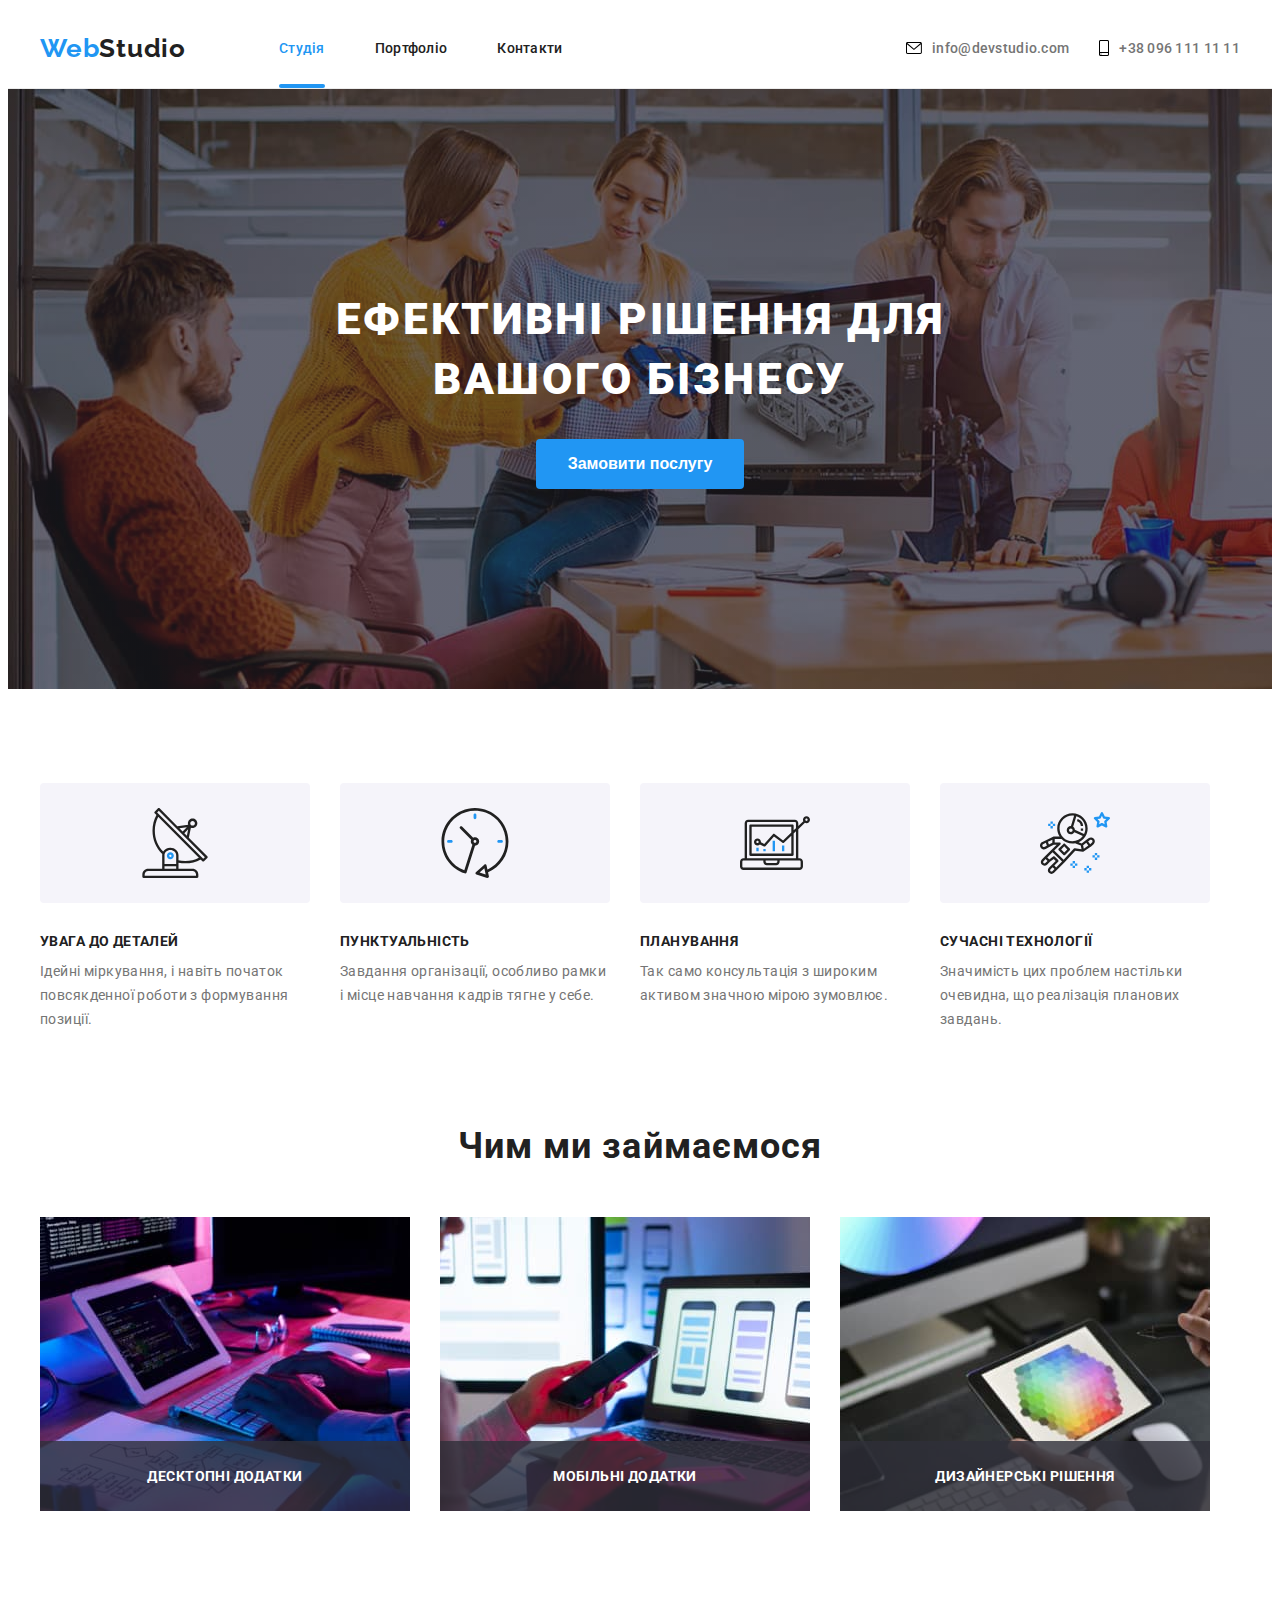
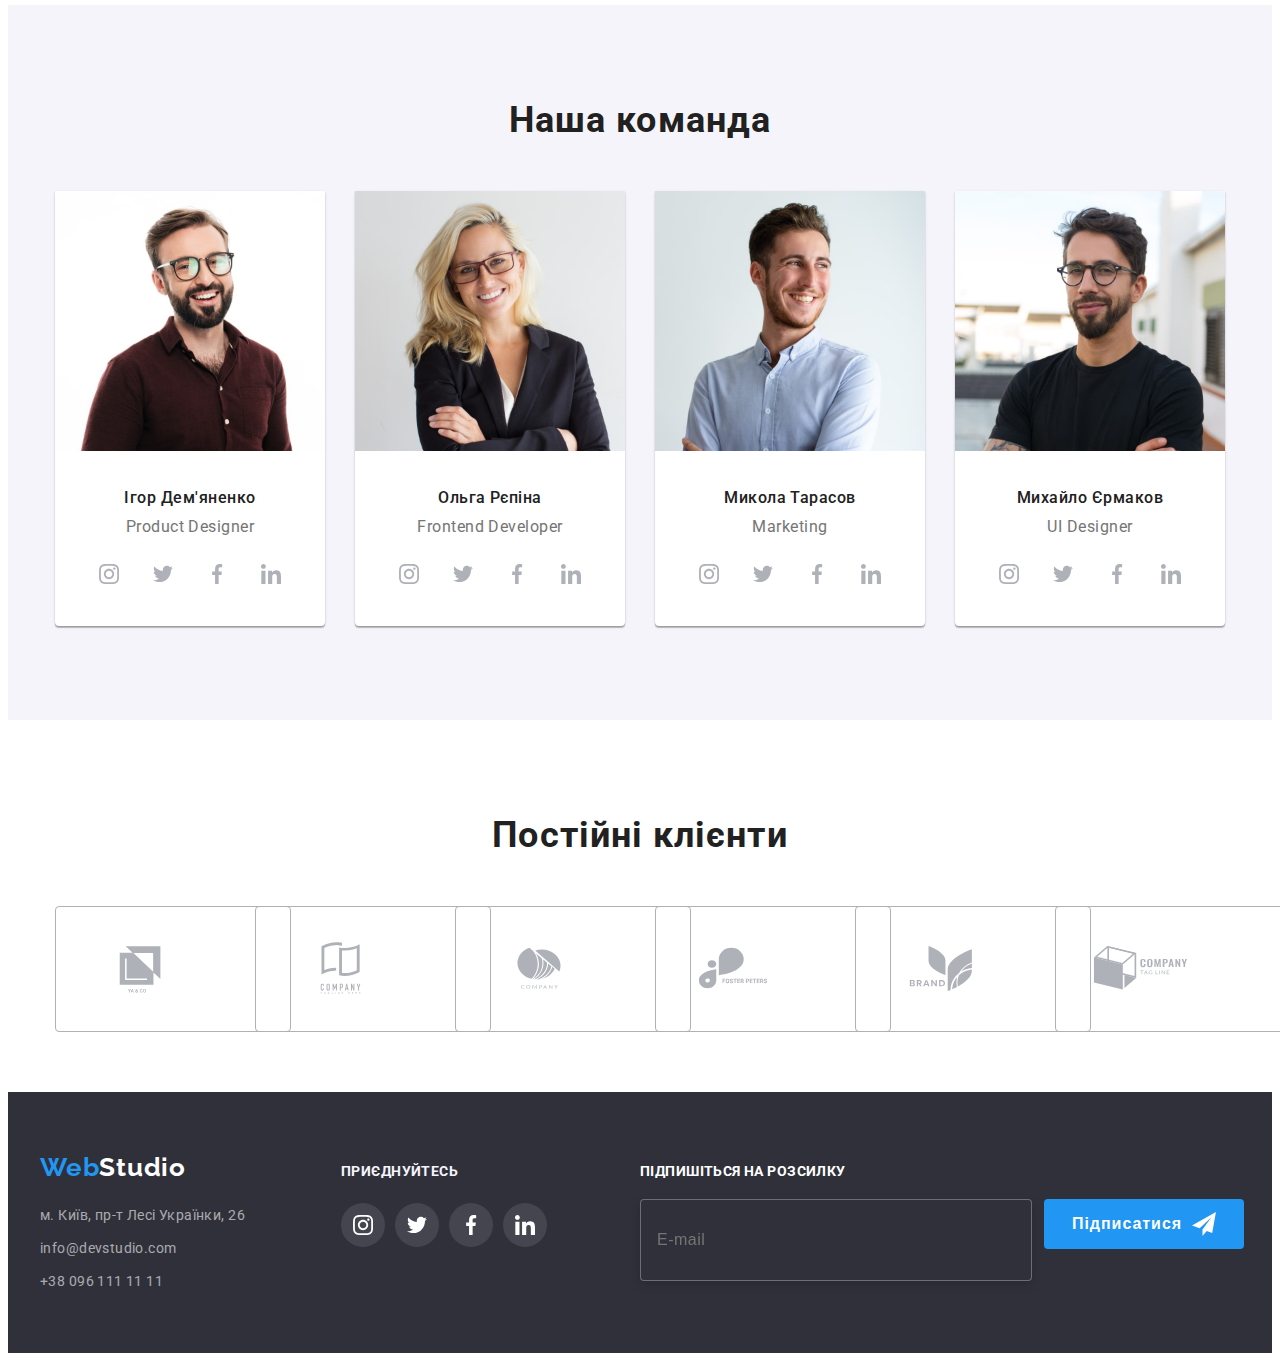
<file: index.html>
<!DOCTYPE html>
<html lang="uk">
<head>
    <meta charset="UTF-8">
    <meta http-equiv="X-UA-Compatible" content="IE=edge">
    <meta name="viewport" content="width=device-width, initial-scale=1.0">
    <title>WebStudio</title>
    <link rel="preconnect" href="https://fonts.googleapis.com">
    <link rel="preconnect" href="https://fonts.gstatic.com" crossorigin>
    <link href="https://fonts.googleapis.com/css2?family=Raleway:wght@700&family=Roboto:wght@400;500;700;900&display=swap" rel="stylesheet">
    <link rel="stylesheet" href="https://cdnjs.cloudflare.com/ajax/libs/modern-normalize/1.1.0/modern-normalize.min.css" integrity="sha512-wpPYUAdjBVSE4KJnH1VR1HeZfpl1ub8YT/NKx4PuQ5NmX2tKuGu6U/JRp5y+Y8XG2tV+wKQpNHVUX03MfMFn9Q==" crossorigin="anonymous" referrerpolicy="no-referrer" />
    <!-- <link rel="stylesheet" href="./css/style.css"> -->
    <link rel="stylesheet" href="./css/main.min.css">
</head>
<body>
    <!--Шапка-->
    <header class="header">
        <div class="container main-navigation">   
            <a href="./index.html" class="logo"> <span class="logo-web">Web</span>Studio</a>
            <!--Навігація по сайті-->
            <nav class="navigation">
                <ul class="navigation__list">
                    <li class="navigation__item">
                       <a href="./index.html" class="header-link  effect current">Студія</a> 
                    </li>
                    <li class="navigation__item">
                        <a href="./portfolio.html" class="header-link after effect  ">Портфоліо</a>
                    </li>
                    <li class="navigation__item">
                        <a href="" class="header-link effect after ">Контакти</a>
                    </li>
                </ul>
            </nav>
            <!--Контакти-->
            <ul class="authentication">
                <li class="authentication__item">
                    <a href="mailto:info@devstudio.com" class="header-link"><svg width="16" height="12" class="authentication__icon">
                        <use href="./images/icons.svg#icon-letter"></use>
                     </svg>info@devstudio.com</a>
                </li>
                <li class="authentication__item">
                    <a href="tel:+380961111111" class="header-link"><svg width="10" height="16" class="authentication__icon">
                        <use href="./images/icons.svg#icon-tel"></use>
                     </svg>+38 096 111 11 11</a>
                </li>
            </ul>
        </div>
        </header>
        <!--Герой-->
    
        <section class="section hero">
            <h1 class="hero__title">Ефективні рішення для вашого бізнесу</h1>
            <button type="button" class="hero__button" data-modal-open>Замовити послугу</button>
        </section>


    <section class="section">
        <div class="container">
            <!--Наші переваги-->
            <h2 class="visually-hidden">Наші переваги</h2>
            <ul class="benefits">         
                <li class="benefits__item">
                    <div class="privileges-item">
                    <svg width="70" height="70" class="benefits__icons" >
                        <use class="our" href="./images/icons.svg#icon-antenna"></use>
                    </svg>
                    </div>
                    <h3 class="benefits__title">УВАГА ДО ДЕТАЛЕЙ</h3>
                    <p class="benefits__paragraph">Ідейні міркування, і навіть початок  повсякденної роботи з формування позиції.</p>
                </li>               
                <li class="benefits__item">
                    <div class="privileges-item">
                    <svg width="70" height="70" class="benefits__icons" >
                        <use href="./images/icons.svg#icon-clock"></use>
                    </svg>
                    </div>
                    <h3 class="benefits__title">ПУНКТУАЛЬНІСТЬ</h3>
                    <p class="benefits__paragraph">Завдання організації, особливо рамки і місце навчання кадрів тягне у себе.</p>
                </li>
                <li class="benefits__item">
                    <div class="privileges-item">
                    <svg width="70" height="70" class="benefits__icons">
                        <use href="./images/icons.svg#icon-diagram"></use>
                    </svg>
                    </div>
                    <h3 class="benefits__title">ПЛАНУВАННЯ</h3>
                    <p class="benefits__paragraph">Так само консультація з широким активом значною мірою зумовлює.</p>
                </li>
                <li class="benefits__item">
                    <div class="privileges-item">
                    <svg width="70" height="70" class="benefits__icons">
                        <use href="./images/icons.svg#icon-astronaut"></use>
                    </svg>
                    </div>
                    <h3 class="benefits__title">СУЧАСНІ ТЕХНОЛОГІЇ</h3>
                    <p class="benefits__paragraph">Значимість цих проблем настільки очевидна, що реалізація планових завдань.</p>
                </li>
            </ul>
        </div>
    </section>
        <!--Чим ми займаємося-->
    <section class="section nopadding">
        <div class="container">
            <h2 class="title">Чим ми займаємося</h2>
            <ul class="list-work">
                <li class="item-do">
                    <div class="item-div-img">
                        <img  class="img-item" src="./images/img.jpg" width="370" height="294" alt="Верстка">
                    </div>
                    <div class="item-p">
                        <p class="paragraph-item">Десктопні додатки</p>
                    </div>
                </li>
                <li class="item-do">
                    <div class="item-div-img">
                        <img  class="img-item" src="./images/img2.jpg" width="370" height="294" alt="Дизайн">
                    </div>
                    <div class="item-p">
                        <p class="paragraph-item">Мобільні додатки</p>
                    </div>
                </li>
                <li class="item-do">
                    <div class="item-div-img">
                        <img  class="img-item" src="./images/img3.jpg" width="370" height="294" alt="Оформлення">
                    </div>
                    <div class="item-p">
                        <p class="paragraph-item">Дизайнерські рішення</p>
                    </div>
                </li>
            </ul>
        </div>
    </section>
        <!--Наша команда-->
    <section class="section section-team">
        <div class="container">
            <h2 class="title">Наша команда</h2>
            <ul class="team">
                <li class="team__list">
                    <img class="team__picks" src="./images/igor.jpg" width="270" height="260" alt="Ігор Дем'яненко">
                    <h3 class="team__title">Ігор Дем'яненко</h3>
                    <p class="team__paragraph">Product Designer</p>
                    <ul class="team-social position">
                        <li class="team-social__item">
                            <a href="#" class="team-social__link link">
                                <svg width="20" height="20" class="team-social__icon">
                                <use href="./images/icons.svg#icon-instagram"></use>
                                </svg>
                            </a>
                        </li>
                        <li class="team-social__item">
                            <a href="#" class="team-social__link link">
                                <svg  width="20" height="20" class="team-social__icon">
                                <use href="./images/icons.svg#icon-twitter-1"></use>
                                </svg>
                            </a>
                        </li>
                        <li class="team-social__item">
                            <a href="#" class="team-social__link link">
                                <svg  width="20" height="20" class="team-social__icon">
                                <use href="./images/icons.svg#icon-facebook"></use>
                                </svg>
                            </a>
                        </li>
                        <li class="team-social__item">
                            <a href="#" class="team-social__link link">
                                <svg width="20" height="20" class="team-social__icon">
                                <use href="./images/icons.svg#icon-linkedin"></use>
                                </svg>
                            </a>
                        </li>
                    </ul>
                </li>
                <li class="team__list">
                    <img class="team__picks" src="./images/olga.jpg" width="270" height="260" alt="Ольга Рєпіна">
                    <h3 class="team__title">Ольга Рєпіна</h3>
                    <p class="team__paragraph">Frontend Developer</p>
                    <ul class="team-social position">
                        <li class="team-social__item">
                            <a href="#" class="team-social__link link">
                            <svg width="20" height="20" class="team-social__icon">
                            <use href="./images/icons.svg#icon-instagram"></use>
                            </svg>
                            </a>
                        </li>
                        <li class="team-social__item">
                            <a href="#" class="team-social__link link">
                                <svg  width="20" height="20" class="team-social__icon">
                                <use href="./images/icons.svg#icon-twitter-1"></use>
                                </svg>
                            </a>
                        </li>
                        <li class="team-social__item">
                            <a href="#" class="team-social__link link">
                                <svg  width="20" height="20" class="team-social__icon">
                                <use href="./images/icons.svg#icon-facebook"></use>
                                </svg>
                            </a>
                        </li>
                        <li class="team-social__item">
                            <a href="#" class="team-social__link link">
                                <svg width="20" height="20" class="team-social__icon">
                                <use href="./images/icons.svg#icon-linkedin"></use>
                                </svg>
                            </a>
                        </li>
                    </ul>
                </li>
                <li class="team__list">
                    <img class="team__picks" src="./images/mykola.jpg" width="270" height="260" alt="Микола Тарасов">
                    <h3 class="team__title">Микола Тарасов</h3>
                    <p class="team__paragraph">Marketing</p>
                    <ul class="team-social position">
                        
                        <li class="team-social__item">
                            <a href="#" class="team-social__link link">
                                <svg width="20" height="20" class="team-social__icon">
                                <use href="./images/icons.svg#icon-instagram"></use>
                                </svg>
                                </a>
                        </li>
                        <li class="team-social__item">
                            <a href="#" class="team-social__link link">
                                <svg  width="20" height="20" class="team-social__icon">
                                <use href="./images/icons.svg#icon-twitter-1"></use>
                                </svg>
                            </a>
                        </li>
                        <li class="team-social__item">
                            <a href="#" class="team-social__link link">
                                <svg  width="20" height="20" class="team-social__icon">
                                <use href="./images/icons.svg#icon-facebook"></use>
                                </svg>
                            </a>
                        </li>
                        <li class="team-social__item">
                            <a href="#" class="team-social__link link">
                                <svg width="20" height="20" class="team-social__icon">
                                <use href="./images/icons.svg#icon-linkedin"></use>
                                </svg>
                            </a>
                        </li>
                    </ul>
                </li>
                <li class="team__list">
                    <img class="team__picks" src="./images/mykhailo.jpg" width="270" height="260" alt="Михайло Єрмаков">
                    <h3 class="team__title">Михайло Єрмаков</h3>
                    <p class="team__paragraph">UI Designer</p>
                    <ul class="team-social position">
                        
                        <li class="team-social__item">
                            <a href="#" class="team-social__link link">
                                <svg width="20" height="20" class="team-social__icon">
                                <use href="./images/icons.svg#icon-instagram"></use>
                                </svg>
                                </a>
                        </li>
                        <li class="team-social__item">
                            <a href="#" class="team-social__link link">
                                <svg  width="20" height="20" class="team-social__icon">
                                <use href="./images/icons.svg#icon-twitter-1"></use>
                                </svg>
                            </a>
                        </li>
                        <li class="team-social__item">
                            <a href="#" class="team-social__link link">
                                <svg  width="20" height="20" class="team-social__icon">
                                <use href="./images/icons.svg#icon-facebook"></use>
                                </svg>
                            </a>
                        </li>
                        <li class="team-social__item">
                            <a href="#" class="team-social__link link">
                                <svg width="20" height="20" class="team-social__icon">
                                <use href="./images/icons.svg#icon-linkedin"></use>
                                </svg>
                            </a>
                        </li>
                    </ul>
                </li>
            </ul>
        </div>
    </section>
    <!--Постійні клієнти-->
    <section class="section">
        <div class="container">
        <h2 class="title">Постійні клієнти</h2>
            <ul class="client">
                <li class="client__item ">
                 <a class="client__link" href="#">
                    <svg class="client__icon" >
                        <use href="./images/icons.svg#icon-Logo1n"></use>
                    </svg>
                 </a>
                </li>
                <li class="client__item">
                    <a class="client__link" href="#">
                        <svg class="client__icon" >
                            <use href="./images/icons.svg#icon-Logo-2"></use>
                        </svg>
                     </a>                
                </li>
                <li class="client__item">
                    <a class="client__link" href="#">
                        <svg class="client__icon" >
                            <use href="./images/icons.svg#icon-Logo-3"></use>
                        </svg>
                     </a>    
                <li class="client__item">
                    <a class="client__link" href="#">
                        <svg class="client__icon">
                            <use href="./images/icons.svg#icon-Logo4"></use>
                        </svg>
                     </a>      
                </li>
                <li class="client__item">
                    <a class="client__link" href="#">
                        <svg class="client__icon" >
                            <use href="./images/icons.svg#icon-Logo-5"></use>
                        </svg>
                     </a>      
                </li>
                <li class="client__item">
                    <a class="client__link" href="#">
                        <svg class="client__icon" >
                            <use href="./images/icons.svg#icon-Logo-6"></use>
                        </svg>
                     </a>      
                </li>
            </ul>
        </div>
    </section>
</main>
    <!--Підвал-->
    <footer class="footer">
        <div class="container footer-item">
        <div class="adress-div">
            <a href="./index.html" class="logo__footer"><span class="logo-web">Web</span>Studio</a>
            <address class="address">
                <ul class="address__list">
                    <li>
                        <a href="https://goo.gl/maps/zZceFbnyoAsrNm7R6" class="address__items" rel="noreferrer noopener" target="_blank">м. Київ, пр-т Лесі Українки, 26</a>
                    </li>
                    <li>
                        <a href="mailto:info@devstudio.com" class="address__items">info@devstudio.com</a>
                    </li>
                    <li>
                        <a href="tel:+380961111111" class="address__items">+38 096 111 11 11</a>
                    </li>
                </ul>
            </address>
        </div>
            <div class="footer-social">
                <p class="footer-social__paragraph">приєднуйтесь</p>
                <ul class="footer-social__list">
                    <li class="footer-social__item">
                        <a class="footer-social__icon" href="#">
                            <svg width="20" height="20">
                                <use href="./images/icons.svg#icon-instagram"></use>
                            </svg>
                        </a>
                    </li>
                    <li class="footer-social__item">
                        <a class="footer-social__icon" href="#">
                            <svg width="20" height="20">
                                <use href="./images/icons.svg#icon-twitter-1"></use>
                            </svg>
                        </a>
                    </li>
                    <li class="footer-social__item">
                        <a class="footer-social__icon" href="#">
                            <svg width="20" height="20">
                                <use href="./images/icons.svg#icon-facebook"></use>
                            </svg>
                        </a>
                    </li>
                    <li class="footer-social__item">
                        <a class="footer-social__icon" href="#">
                            <svg width="20" height="20">
                                <use href="./images/icons.svg#icon-linkedin"></use>
                            </svg>
                        </a>
                    </li>
                </ul>
            </div>
        <div class="footer-input">
            <form action="">
            <p class="footer-input__paragraph">Підпишіться на розсилку</p>
            <div class="combination">
                <input class="input"
                type="email"
                name="mail"
                id="mail"
                placeholder="E-mail">
            <button class="footer-input__button" type="submit">
                <span class="footer-input__span">
                Підписатися
            </span>
            <svg class="footer-input__icon-svg">
                <use href="./images/icons.svg#icon-icon-send"></use>
            </svg>
            </button>
            </div>
            </form>
        </div>
    </div>
        </footer>
        <div class="backdrop is-hidden" data-modal>
                <div class="modal">
                    <form>
                        <div class="form">
                        <p class="form__title">Залиште свої дані, ми вам передзвонимо</p>
                            <div class="form__group">
                            <label class="label" for="name">Ім'я</label>
                            <div class="position-icon">
                            <input class="input-style"
                            type="text"
                            name="name"
                            id="name"
                            required>
                            <svg class="input-style__input-svg">
                                <use href="./images/icons.svg#icon--"></use>
                            </svg>
                            </div>
                            </div>
                            <div class="form__group">
                           <label class="label" for="tel">Телефон</label>
                           <div class="position-icon">
                           <input class="input-style"
                            type="tel"
                            name="tel"
                            id="tel"
                            pattern="[\+]\d{3}\s[\(]\d{2}[\)]\s\d{3}[\-]\d{2}[\-]\d{2}"
                            required>
                            <svg class="input-style__input-svg">
                                <use href="./images/icons.svg#icon-phone-black"></use>
                            </svg>
                            </div> 
                            </div>
                           <div class="form__group">
                           <label class="label" for="email">Пошта</label>
                           <div class="position-icon">
                           <input class="input-style"
                            type="email"
                            name="email"
                            id="email"
                            required>
                            <svg class="input-style__input-svg">
                                <use href="./images/icons.svg#icon-email-black"></use>
                            </svg>
                            </div> 
                           </div>
                           <div class="style-area">
                           <label class="label" for="comment">Коментар</label> 
                           <div><textarea name="comment" class="label__text-area" id="comment" placeholder="Введіть текст"></textarea></div>
                            </div>
                           <div class="checkbox-style">
                           <input class="input-checkbox visually-hidden"
                            type="checkbox"
                            name="politic"
                            id="politic">
                           <label class="input-checkbox__label" for="politic">Погоджуюся з розсилкою та приймаю <a class="linc-conditions" href="">Умови договору</a></label> 
                           </div>
                           <button class="form__button" type="submit">Відправити</button>
                        </div>
                    </form>
                    <button type="button" class="button-close" data-modal-close>
                        <svg class="button-close__icon" >
                            <use href="./images/icons.svg#icon-char"></use>
                        </svg>
                        </button>
                </div>
            </div> 
            
            <script src="./js/modal.js"></script> 
</body>
</html>
</file>
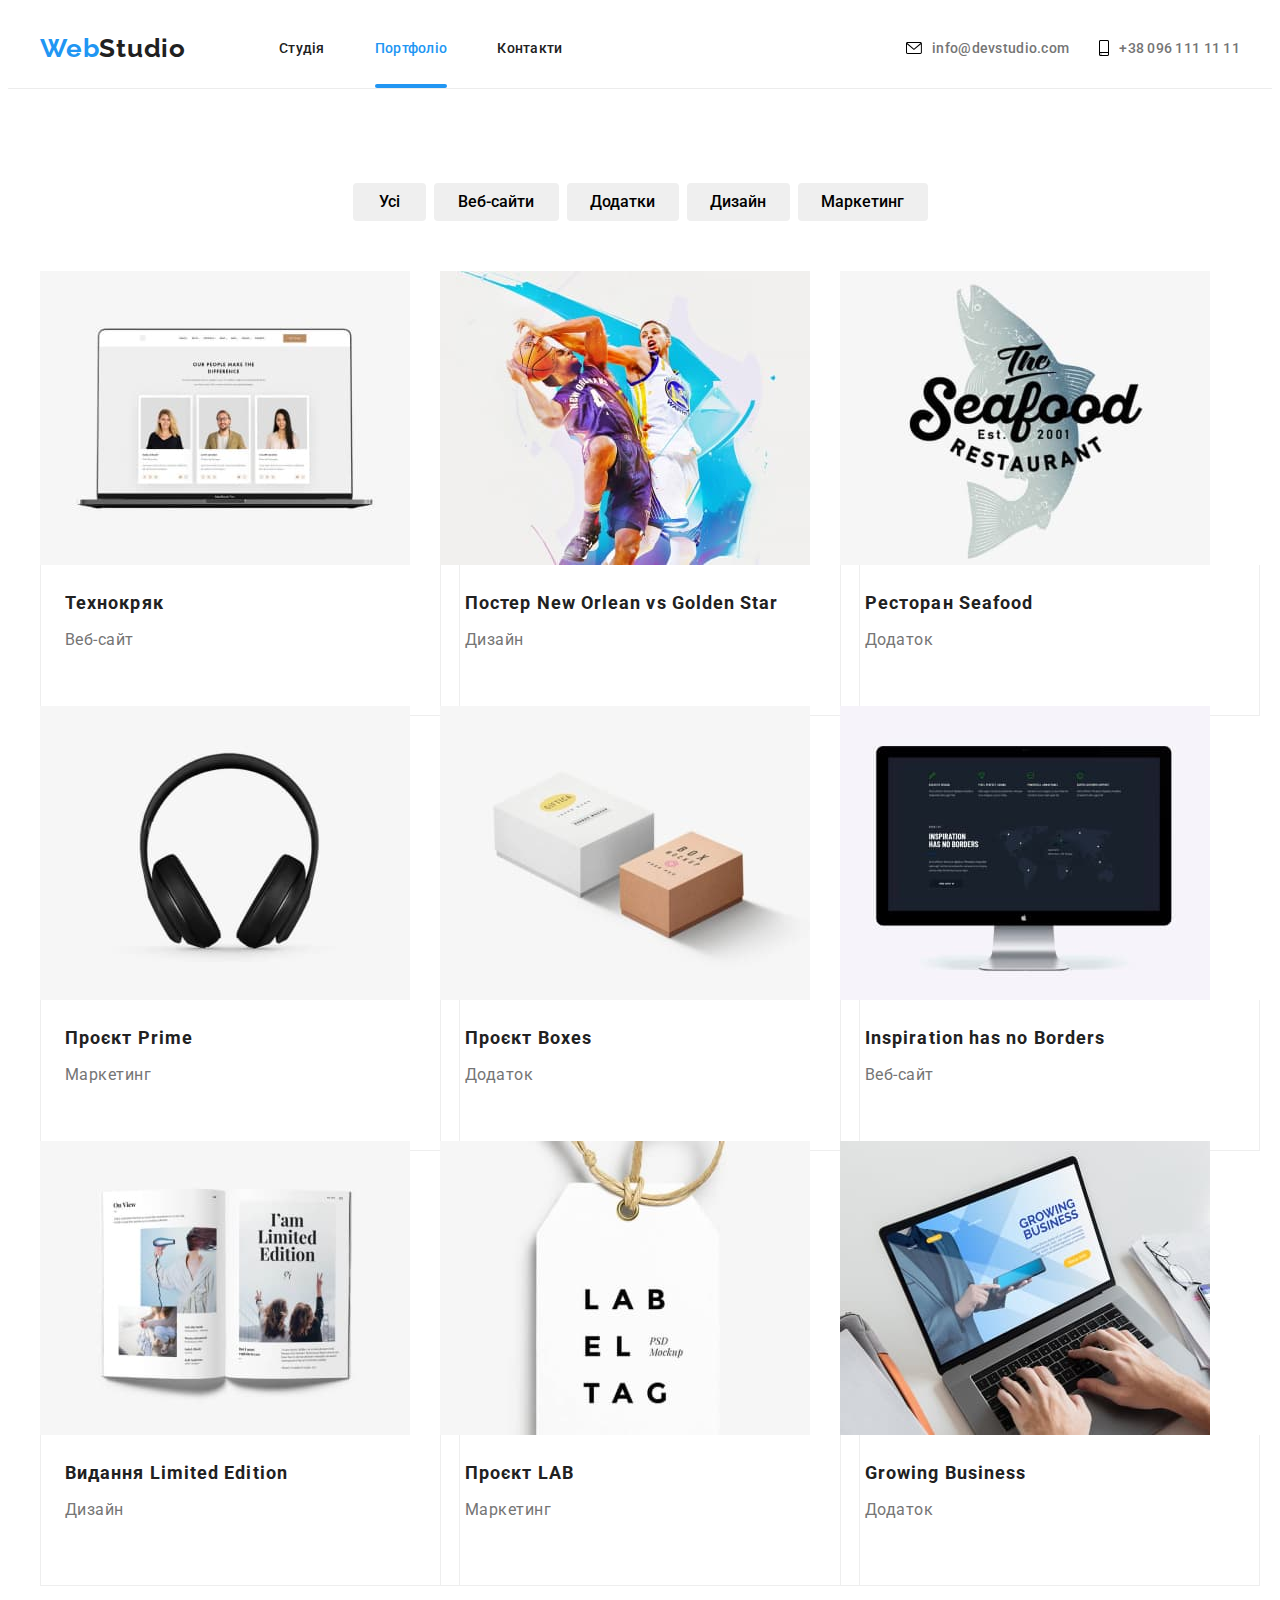
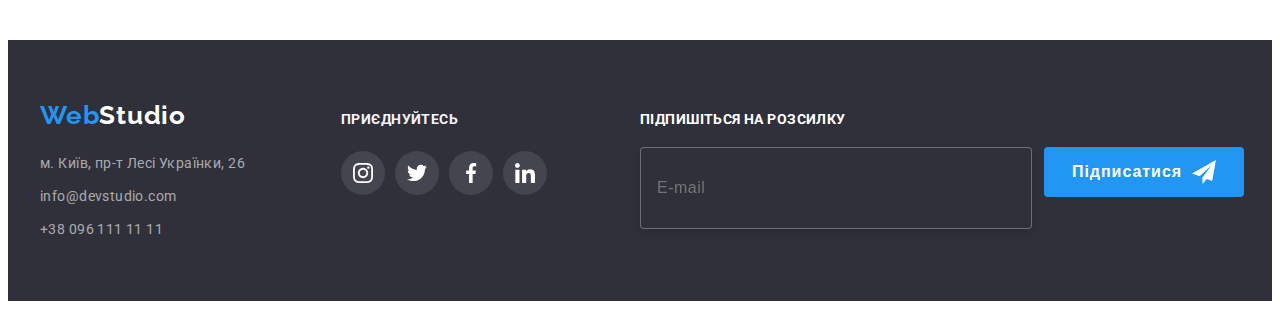
<file: portfolio.html>
<!DOCTYPE html>
<html lang="uk">
<head>
    <meta charset="UTF-8">
    <meta http-equiv="X-UA-Compatible" content="IE=edge">
    <meta name="viewport" content="width=device-width, initial-scale=1.0">
    <title>WebStudio</title>
    <link rel="preconnect" href="https://fonts.googleapis.com">
    <link rel="preconnect" href="https://fonts.gstatic.com" crossorigin>
    <link href="https://fonts.googleapis.com/css2?family=Raleway:wght@700&family=Roboto:wght@400;500;700;900&display=swap" rel="stylesheet">
    <link rel="stylesheet" href="https://cdnjs.cloudflare.com/ajax/libs/modern-normalize/1.1.0/modern-normalize.min.css" integrity="sha512-wpPYUAdjBVSE4KJnH1VR1HeZfpl1ub8YT/NKx4PuQ5NmX2tKuGu6U/JRp5y+Y8XG2tV+wKQpNHVUX03MfMFn9Q==" crossorigin="anonymous" referrerpolicy="no-referrer" />
    <!-- <link rel="stylesheet" href="./css/style.css" > -->
    <link rel="stylesheet" href="./css/main.min.css">
</head>
<body>
        <!--Шапка-->
        <header class="header">
            <div class="container main-navigation">   
                <a href="./index.html" class="logo"> <span class="logo-web">Web</span>Studio</a>
                <!--Навігація по сайті-->
                <nav class="navigation">
                    <ul class="navigation__list">
                        <li class="navigation__item">
                           <a href="./index.html" class="header-link after effect ">Студія</a> 
                        </li>
                        <li class="navigation__item">
                            <a href="./portfolio.html" class="header-link  effect current ">Портфоліо</a>
                        </li>
                        <li class="navigation__item">
                            <a href="" class="header-link effect after ">Контакти</a>
                        </li>
                    </ul>
                </nav>
                <!--Контакти-->
                <ul class="authentication">
                    <li class="authentication__item">
                        <a href="mailto:info@devstudio.com" class="header-link"><svg width="16" height="12" class="authentication__icon">
                            <use href="./images/icons.svg#icon-letter"></use>
                         </svg>info@devstudio.com</a>
                    </li>
                    <li class="authentication__item">
                        <a href="tel:+380961111111" class="header-link"><svg width="10" height="16" class="authentication__icon">
                            <use href="./images/icons.svg#icon-tel"></use>
                         </svg>+38 096 111 11 11</a>
                    </li>
                </ul>
            </div>
            </header>
    
    <main>  
        <!--Кнопки фільтру-->
        
    <section class="section">
            <div class="container">  
            <h1 class="visually-hidden">Навігація фільтром сайту</h1>
            <ul class="buttons">
                <li class="buttons__item"> 
                    <button class="button button-all" type="button">Усі</button> 
                </li>
                <li class="buttons__item">
                    <button class="button button-web" type="button">Веб-сайти</button>
                </li>
                <li class="buttons__item">
                    <button class="button button-adds" type="button">Додатки</button>
                </li>
                <li class="buttons__item">
                    <button class="button button-dysain" type="button">Дизайн</button>
                </li>
                <li class="buttons__item">
                    <button class="button button-market" type="button">Маркетинг</button>
                </li>
            </ul>   
            <ul class="portfolio">
                <li class="portfolio__list">
                <a href="" class="portfolio__link">
                    <div class="portfolio-overlay">
                    <img src="./images/techno.jpg" class="portfolio__image" width="370" height="294" alt="Зображення Ноутбук">
                    <p class="portfolio-overlay__paragraph">
                        Ресурс пропонує комплексні
                        пропозиції з різним рівнем
                        функціоналу та сервісів.
                        Все це дозволить відвідувачу
                        отримати вичерпні відомості
                         про компанію чи приватну особу.
                    </p>
                    </div>
                    <div class="cards">
                        <h2 class="cards__title">Технокряк</h2>
                        <p class="cards__paragraph">Веб-сайт</p>
                    </div>
                </a>
                </li>
                <li class="portfolio__list">
                <a href="" class="portfolio__link">
                    <div class="portfolio-overlay">
                    <img src="./images/new-orlean.jpg" class="portfolio__image" width="370" height="294" alt="Пострер з баскетболістами">
                    <p class="portfolio-overlay__paragraph">
                        Ресурс пропонує комплексні
                        пропозиції з різним рівнем
                        функціоналу та сервісів.
                        Все це дозволить відвідувачу
                        отримати вичерпні відомості
                         про компанію чи приватну особу.
                    </p>
                    </div>
                    <div class="cards">   
                        <h2 class="cards__title">Постер New Orlean vs Golden Star</h2>
                        <p class="cards__paragraph">Дизайн</p>
                    </div>
                </a>    
                </li>
                <li class="portfolio__list">
                <a href="#" class="portfolio__link">
                    <div class="portfolio-overlay">
                    <img src="./images/restoran.jpg" class="portfolio__image" width="370" height="294" alt="Постер ресторану">
                    <p class="portfolio-overlay__paragraph">
                        Ресурс пропонує комплексні
                        пропозиції з різним рівнем
                        функціоналу та сервісів.
                        Все це дозволить відвідувачу
                        отримати вичерпні відомості
                         про компанію чи приватну особу.
                    </p>
                    </div>
                    <div class="cards">    
                        <h2 class="cards__title">Ресторан Seafood</h2>
                        <p class="cards__paragraph">Додаток</p>
                    </div> 
                </a>   
                </li>
                <li class="portfolio__list">
                <a href="" class="portfolio__link">
                    <div class="portfolio-overlay">
                    <img src="./images/prime.jpg" class="portfolio__image" width="370" height="294" alt="Зображення навушники">
                    <p class="portfolio-overlay__paragraph">
                        Ресурс пропонує комплексні
                        пропозиції з різним рівнем
                        функціоналу та сервісів.
                        Все це дозволить відвідувачу
                        отримати вичерпні відомості
                         про компанію чи приватну особу.
                    </p>
                    </div>
                    <div class="cards">   
                        <h2 class="cards__title">Проєкт Prime</h2>
                        <p class="cards__paragraph">Маркетинг</p>
                    </div>
                </a>
                </li>
                <li class="portfolio__list">
                <a href="" class="portfolio__link">
                    <div class="portfolio-overlay">
                    <img src="./images/boxes.jpg" class="portfolio__image" width="370" height="294" alt="Зображення дві коробки ">
                    <p class="portfolio-overlay__paragraph">
                        Ресурс пропонує комплексні
                        пропозиції з різним рівнем
                        функціоналу та сервісів.
                        Все це дозволить відвідувачу
                        отримати вичерпні відомості
                         про компанію чи приватну особу.
                    </p>
                    </div>
                    <div class="cards">   
                        <h2 class="cards__title">Проєкт Boxes</h2>
                        <p class="cards__paragraph">Додаток</p>
                    </div>
                </a>
                </li>
                <li class="portfolio__list">
                <a href="" class="portfolio__link">
                    <div class="portfolio-overlay">
                    <img src="./images/inspiration.jpg" class="portfolio__image" width="370" height="294" alt="Зображення монітор">
                    <p class="portfolio-overlay__paragraph">
                        Ресурс пропонує комплексні
                        пропозиції з різним рівнем
                        функціоналу та сервісів.
                        Все це дозволить відвідувачу
                        отримати вичерпні відомості
                         про компанію чи приватну особу.
                    </p>
                    </div>
                    <div class="cards">    
                        <h2 class="cards__title">Inspiration has no Borders</h2>
                        <p class="cards__paragraph">Веб-сайт</p>
                    </div>
                </a>
                </li>
                <li class="portfolio__list">
                <a href="" class="portfolio__link">
                    <div class="portfolio-overlay">
                    <img src="./images/limited.jpg" class="portfolio__image" width="370" height="294" alt="Зображення відкрита книга">
                    <p class="portfolio-overlay__paragraph">
                        Ресурс пропонує комплексні
                        пропозиції з різним рівнем
                        функціоналу та сервісів.
                        Все це дозволить відвідувачу
                        отримати вичерпні відомості
                         про компанію чи приватну особу.
                    </p>
                    </div>
                    <div class="cards">    
                        <h2 class="cards__title">Видання Limited Edition</h2>
                        <p class="cards__paragraph">Дизайн</p>
                    </div>
                </a>
                </li>
                <li class="portfolio__list">
                <a href="" class="portfolio__link">
                    <div class="portfolio-overlay">
                    <img src="./images/lab.jpg" class="portfolio__image" width="370" height="294" alt="Зображення лейба">
                    <p class="portfolio-overlay__paragraph">
                        Ресурс пропонує комплексні
                        пропозиції з різним рівнем
                        функціоналу та сервісів.
                        Все це дозволить відвідувачу
                        отримати вичерпні відомості
                         про компанію чи приватну особу.
                    </p>
                    </div>
                    <div class="cards">    
                        <h2 class="cards__title">Проєкт LAB</h2>
                        <p class="cards__paragraph">Маркетинг</p>
                    </div>
                </a>
                </li>
                <li class="portfolio__list">
                <a href="" class="portfolio__link">
                    <div class="portfolio-overlay">
                    <img src="./images/growing.jpg" class="portfolio__image" width="370" height="294" alt="Зображення робота за на ноутбуці">
                    <p class="portfolio-overlay__paragraph">
                        Ресурс пропонує комплексні
                        пропозиції з різним рівнем
                        функціоналу та сервісів.
                        Все це дозволить відвідувачу
                        отримати вичерпні відомості
                         про компанію чи приватну особу.
                    </p>
                    </div>
                    <div class="cards">    
                        <h2 class="cards__title">Growing Business</h2>
                        <p class="cards__paragraph">Додаток</p>
                    </div>
                </a>
                </li>
            </ul>
        </div>
    </section>
    </main>
    
        <!--Підвал-->
        <footer class="footer">
            <div class="container footer-item">
            <div class="adress-div">
                <a href="./index.html" class="logo__footer"><span class="logo-web">Web</span>Studio</a>
                <address class="address">
                    <ul class="address__list">
                        <li>
                            <a href="https://goo.gl/maps/zZceFbnyoAsrNm7R6" class="address__items" rel="noreferrer noopener" target="_blank">м. Київ, пр-т Лесі Українки, 26</a>
                        </li>
                        <li>
                            <a href="mailto:info@devstudio.com" class="address__items">info@devstudio.com</a>
                        </li>
                        <li>
                            <a href="tel:+380961111111" class="address__items">+38 096 111 11 11</a>
                        </li>
                    </ul>
                </address>
            </div>
                <div class="footer-social">
                    <p class="footer-social__paragraph">приєднуйтесь</p>
                    <ul class="footer-social__list">
                        <li class="footer-social__item">
                            <a class="footer-social__icon" href="#">
                                <svg width="20" height="20">
                                    <use href="./images/icons.svg#icon-instagram"></use>
                                </svg>
                            </a>
                        </li>
                        <li class="footer-social__item">
                            <a class="footer-social__icon" href="#">
                                <svg width="20" height="20">
                                    <use href="./images/icons.svg#icon-twitter-1"></use>
                                </svg>
                            </a>
                        </li>
                        <li class="footer-social__item">
                            <a class="footer-social__icon" href="#">
                                <svg width="20" height="20">
                                    <use href="./images/icons.svg#icon-facebook"></use>
                                </svg>
                            </a>
                        </li>
                        <li class="footer-social__item">
                            <a class="footer-social__icon" href="#">
                                <svg width="20" height="20">
                                    <use href="./images/icons.svg#icon-linkedin"></use>
                                </svg>
                            </a>
                        </li>
                    </ul>
                </div>
            <div class="footer-input">
                <form action="">
                    <p class="footer-input__paragraph">Підпишіться на розсилку</p>
                    <div class="combination">
                        <input class="input"
                        type="email"
                        name="mail"
                        id="mail"
                        placeholder="E-mail">
                    <button class="footer-input__button" type="submit">
                        <span class="footer-input__span">
                        Підписатися
                    </span>
                    <svg class="footer-input__icon-svg">
                        <use href="./images/icons.svg#icon-icon-send"></use>
                    </svg>
                    </button>
                    </div>
                    </form>
            </div>
        </div>
            </footer>
    </body>
</html>
</file>
<file: css/style.css>
:root {
    --primary-text-color: #212121;
    --acent-color: #2196F3;
    --secondary-texy-color:#757575;
    --primary-fon-color: #ffffff;
    --secondary-fon-col: #F5F4FA;
    --darc-fon-color:#2F303A;
    --adres-color:rgba(255, 255, 255, 0.6);
    --work-fon-color:#F5F5F5;
    --header-border-color:#ECECEC;
    --color-cards-border: #EEEEEE;
    --background-color-hero: #C4C4C4;
    --border-clients-color: #AFB1B8;
    --bacjground-color-footer-lincs: rgba(255, 255, 255, 0.1);
    --primery-icon-color:#AFB1B8;
    --background-color-img: rgba(47, 48, 58, 0.8);
    --background-color-img-overley:rgba(33, 150, 243, 0.9);
    --background-color-modal-window: rgba(0, 0, 0, 0.2);
    --primary-cubic-bezir: cubic-bezier(0.4, 0, 0.2, 1);  
    --primary-padding-bottom: 10px;
    
    

}
/* Палітра кольорів сайту */
/* Колір header : #FFFFFF; */
/* Колір секції наші переваги, і footer :  #2F303A */
/* Колір секцій наші переваги, чим ми займаємося :  #F5F5F5; */
/* Колір секції Наша команда : #F5F4FA */
/* Акцент: #2196F3; */
/* колір тексту: #2196F3; */
/* колір другорядного тексту: #757575; */


/* ------------index.html------------*/

body {
    font-family: 'Roboto', 'sans-serif';
    color: var(--primary-text-color);
    background-color:var(--primary-fon-color);
    font-weight: 400;
    font-size: 14px;
    line-height: 1.7;
    letter-spacing: 0.03em;
}

h1, h2, h3, h4, h5, h6, p {
    margin: 0;
    
}

.site-nav,
.auth-nav,
.list-benefits,
.team-list,
.buttons-filter,
.photos-list,
.list-work,
.site-nav-footer,
.list-client,
.footer-list
{
    list-style: none;
}
ul {
    padding: 0;
    margin: 0;
   

}
.section {
    padding-top: 94px;
    padding-bottom:  94px;
}


/* ------------Шапка------------*/
header .auth-nav {
    display: flex;
}

.head-top  {
    background-color: var(--primary-fon-color);
    border-bottom: 1px solid var(--header-border-color);
    
}


.logo {
    font-family: 'Raleway', 'sans-serif';
    font-weight: 700;
    font-size: 26px;
    line-height: 1.2;
    text-decoration: none;
    color: var(--primary-text-color); 
    margin-right: 93px;   
}
.logo-web {
    color: var(--acent-color)
}



/* ------------Навігація по сайті------------*/


.main-nav {
    display: flex;
    align-items: center;
}

.site-nav {
    color: var(--primary-text-color);
    display: flex;      
}

.nav {
    margin-right: auto;
}

.site-nav .item-nav:not(:last-child) {
    margin-right: 50px;
}

.site-nav .header-link,
.site-nav {
    color: var(--primary-text-color);   
   
}

.site-nav .header-link:hover,
.site-nav .header-link:focus {
    color: var(--acent-color);
}

.header-link:active {
    color: var(--acent-color);
}
.header-link {
    display: block;
    padding-top: 32px;
    padding-bottom: 32px;
    font-weight: 500;
    font-size: 14px;
    line-height: 1.14;
    letter-spacing: 0.02em;

    transition-property: background-color ;
    transition-duration: 250ms;
    transition-timing-function: cubic-bezier(0.4, 0, 0.2, 1); 
}

.auth-nav .item-nav + .item-nav {
    margin-left: 50px;
} 


.navs-item {
    position: relative;
    
}

.current::after {
    position: absolute;
    content: '';
    bottom: 0;
    left: 0;
    width: 100%;
    height: 4px;
    border-radius: 2px;
    background-color: var(--acent-color);

    
}


.navs-item.after::after {
    content: '';
    position: absolute;
    width: 100%;
    height: 4px;
    bottom: 0;
    left: 0;
    border-radius: 2px;
    background-color: var(--acent-color);
    transform: scaleX(0);
    transition: transform 250ms cubic-bezier(0.4, 0, 0.2, 1);
    display: block;
}
 
.navs-item.after:hover::after {
    transform: scaleX(1);
  }

.navs-item:hover::after,
.navs-item:focus::after
{
    display: inline-block;
}
      
/* ------------Контатки------------*/

.main-nav {
    justify-content: center;
}

.auth-nav .header-link,
.auth-nav  {
    color: var(--secondary-texy-color);
}



 

.auth-nav .header-link:hover,
.auth-nav .header-link:focus 
{
    color: var(--acent-color);
    fill: var(--acent-color);
} 

.site-nav .header-link.current {
    color: var(--acent-color);
}

.header-link {
    text-decoration: none;

    transition-property: color ;
    transition-duration: 250ms;
    transition-timing-function: linear; 
}



.icon-mail {
    margin-right: 10px;

    transition: fill 250ms cubic-bezier(0.4, 0, 0.2, 1);
}






.header-link {
    display: flex;
    align-items: center;
    justify-content: center;
}


.header-link:focus,
.header-link:hover
 {
    fill: var(--acent-color);
}

.header-link {
     fill: var(--secondary-texy-color); 
}






/* ------------Герой------------*/

 .section-hero {

    background-image: linear-gradient(rgba(47, 48, 58, 0.4),
    rgba(47, 48, 58, 0.4)),
    url(../images/hero.jpg) ;
    background-repeat: no-repeat; 
    background-size: cover;
    background-color: var(--darc-fon-color); 
    text-align: center; 
    padding-top: 200px;
    padding-bottom:200px;
    max-width: 1600px;
    margin: 0 auto;
    
}

.section .section-hero {
    padding: 0;
    
}

.hero-title {
    color: var(--primary-fon-color);
    max-width: 696px;
    font-weight: 900;
    font-size: 44px;
    line-height: 1.36;
    letter-spacing: 0.06em;
    text-transform: uppercase;
    margin-bottom: 30px;
    margin-left: auto;
    margin-right: auto;
    
}


/* ------------Кнопи------------*/

/* ------------Кнопки портфоліо------------*/
.buttons-filter  .button {
    font-weight: 500;
    font-size: 16px;
    line-height: 1.62;
    color: var(--primary-text-color);
    background-color: var(--secondary-fon-col);
    border: none;

    transition: color 250ms cubic-bezier(0.4, 0, 0.2, 1);  
}

.button {
    background-color: var(--secondary-fon-col);
    
}

.button-filter:hover,
.button-filter:focus,
.button-filter:active
 {
    background-color:var(--acent-color);
    color: var(--primary-fon-color);
    box-shadow: 0px 3px 1px 
    rgba(0, 0, 0, 0.1), 0px 1px 2px 
    rgba(0, 0, 0, 0.08), 0px 2px 2px 
    rgba(0, 0, 0, 0.12);
    border-radius: 4px;
 }
 .button-filter {
    font-family: 'Roboto', 'sans-serif';
    border: 0;
    font-weight: 500;
    font-size: 16px;
    line-height:1.62;
    text-align: center;
    border-radius: 4px;
    cursor: pointer;
    max-height: 38px;
    padding-top: 6px;
    padding-bottom: 6px;
    padding-left: 22px;
    padding-right: 22px;
    
 }
 .button-all {
    width: 73px;
    padding-left: 25px;
    padding-right: 25px;

    transition-property: background-color, color ;
    transition-duration: 250ms;
    transition-timing-function: cubic-bezier(0.4, 0, 0.2, 1); 
}
.button-web {
    width: 125px;

    transition-property: background-color, color ;
    transition-duration: 250ms;
    transition-timing-function: cubic-bezier(0.4, 0, 0.2, 1); 
}
.button-adds {
    width: 112px;

    transition-property: background-color, color ;
    transition-duration: 250ms;
    transition-timing-function: cubic-bezier(0.4, 0, 0.2, 1); 
}
.button-dysain {
    width: 103px;

    transition-property: background-color, color ;
    transition-duration: 250ms;
    transition-timing-function: cubic-bezier(0.4, 0, 0.2, 1); 
}
.button-market {
    width: 130px;

    transition-property: background-color, color ;
    transition-duration: 250ms;
    transition-timing-function: cubic-bezier(0.4, 0, 0.2, 1); 
    
}

 /* ------------Кнопка секції герой------------*/

.button-style {

    background-color: var(--acent-color);
    color: var(--primary-fon-color);
    border: none;
    cursor: pointer;
    font-weight: 700;
    font-size: 16px;
    line-height: 1.87;
    display: inline-block;
    background: var(--acent-color);
    border-radius: 4px;
    max-width: 216px;
    max-height: 50px;
    padding: 10px 32px;

    transition-property: background-color, color ;
    transition-duration: 250ms;
    transition-timing-function: cubic-bezier(0.4, 0, 0.2, 1);

    
}   
.button-style:hover,
.button-style:focus,
.button-style:active
 {
    background-color: var(--secondary-fon-col);
    color: var(--primary-text-color);
    box-shadow: 0px 4px 4px rgba(0, 0, 0, 0.15);
    border-radius: 4px;
}
/* ------------Наші переваги------------*/



.list-benefits {
    display: flex;    
}
.list-item {
    width: 270px;
}

.list-benefits .list-item:not(:last-child) {
     margin-right: 30px;

}

.visually-hidden { 
    position: absolute;
    width: 1px;
    height: 1px;
    margin: -1px;
    border: 0;
    padding: 0;
    white-space: nowrap;
    clip-path: inset(100%);
    clip: rect(0 0 0 0);
    overflow: hidden;
}

.list-title {
    font-weight: 700;
    line-height: 1.14;
    text-transform: uppercase;
    color: var(--primary-text-color);
    margin-bottom:var(--primary-padding-bottom) ;
}
.paragraph {
    
    color: var(--secondary-texy-color);

}

  
.privileges-item {
    display: flex;
    justify-content: center;
    align-items: center;
    margin-bottom: 30px;
    width: 270px;
    height: 120px;
    background: #F5F4FA;
    border-radius: 4px;
    
}



/* ------------Чим ми займаємося------------*/

.nopadding {
    padding-top: 0px;
}

.section-work-title {
    font-weight: 700;
    font-size: 36px;
    line-height: 1.16;
    letter-spacing: 0.03em;
    
}

.section-work-title {
    margin-bottom: 50px;
    text-align: center;
}
.list-work { 
    display:flex;    
    
}
.list-work .item-do {
    margin-right: 30px;
}
.list-work .item-do:last-child {
    margin-right: 0;
}

.img-item,
.team-picks {
    display: block;
    width: 100%;
    height: auto;
}

.paragraph-item {
   display: block;
font-weight: 700;
font-size: 14px;
line-height: 1.14;
letter-spacing: 0.03em;
text-transform: uppercase;

color: var(--primary-fon-color)
}



.item-do {
    position: relative;
   
}


.item-p {
    display: flex;
    width: 100%;
    height: 70px;
    align-items: center;
    justify-content: center;
    
    position: absolute;
    bottom: 0;
    
}

.item-div-img::after {
    content: '';
    background-color: rgba(47, 48, 58, 0.8);
    position: absolute;
    display:inline-block;
    width: 100%;
    height: 70px;
    bottom: 0;
}

/* ------------Наша команда------------*/

.section-team {
    background-color: var(--secondary-fon-col);        
}

.section-title {
    font-weight: 700;
    font-size: 36px;
    line-height: 1.16;
    text-align: center;
    margin-bottom: 50px;
}

.paragraph-team {
    font-size: 16px;
    text-align: center;
    color: var(--secondary-texy-color); 
    margin-bottom: 16px;
}
.team-title {
    font-size: 16px;
    font-weight: 500;
    line-height: 1.18;
    text-align: center;
    margin-bottom:var(--primary-padding-bottom) ;    
}
.team {
    display: flex;
    justify-content: center;
}
.team .team-list:not(:last-child) {
    margin-right: 30px;
}
.team-picks {
    margin-bottom: 30px;
}
.team-list {
    box-shadow: 
    0px 1px 3px
    rgba(0, 0, 0, 0.12),
    0px 1px 1px rgba(0, 0, 0, 0.14),
    0px 2px 1px rgba(0, 0, 0, 0.2);
border-radius: 0px 0px 4px 4px;
background-color: var(--primary-fon-color);

}

.team-list-socialm {
    display: flex;
    justify-content: center;
    align-items: center;
}

.team-item-socialm {
 width: 44px;
 height: 44px;
}

.team-list-socialm {
    padding-bottom: 30px;
}


.team-item-socialm:not(:last-child) {
margin-right: 10px;
}
.team-soc-link  {
    width: 100%;
    height: 100%;  
    display: flex;
    border-radius: 50%;
    justify-content: center;
    align-items: center;

    transition: background-color 250ms cubic-bezier(0.4, 0, 0.2, 1);
      
    


}
.team-soc-link:focus,
.team-soc-link:hover {
    background-color: var(--acent-color);
} 

.team-soc-link:hover .team-soc-icon {
    fill: var(--primary-fon-color);
}


.team-soc-link:focus .team-soc-icon {
    fill: var(--primary-fon-color);
}

.team-soc-icon {
    fill: var(--primery-icon-color);
    transition: fill 250ms cubic-bezier(0.4, 0, 0.2, 1);
}

/* ------------Наші клієнти------------*/

.client-title {
    font-size: 36px;
    line-height: 1.16;
    text-align: center;
    display: flex;
    justify-content: center;
    align-items: center;
    margin-bottom: 50px;
}

.clients-div {
    background-color: var(--primary-fon-color);
}


.list-client {
    display: flex;
    justify-content: center;
    align-items: center;
}


.icon-clients {
    width: 106px;
    height: 60px;  
    fill: var(--primery-icon-color);

    transition: fill 250ms cubic-bezier(0.4, 0, 0.2, 1);
}

.company {
    width: 170px;
    height: 92px;
    
    
    
}

.client-item {
    width: 100%;
    height: 100%;  
    display: flex;
    padding:  16px 32px;
    border: 1px solid var(--border-clients-color);
    border-radius: 4px;
    
    align-items: center;

    transition: border 250ms cubic-bezier(0.4, 0, 0.2, 1),
    fill 250ms cubic-bezier(0.4, 0, 0.2, 1);

    
    }


.company:not(:last-child) {
    margin-right: 30px;
}



.client-item:hover {
    border: 1px solid var(--acent-color);
}

.client-item:focus {
    border: 1px solid var(--acent-color);
}



.client-item:hover .icon-clients {
    fill: var(--acent-color);
}


.client-item:focus .icon-clients {
    fill: var(--acent-color);
}

.client-item:hover  {
    border-radius: 4px;
    fill: var(--acent-color);
}


/* ------------Підвал------------*/

.footer {
    background-color: var(--darc-fon-color); 
    padding-top: 60px;
    padding-bottom: 60px; 
}

.footer-item > .logo-footer {
    margin-bottom: 20px;
    
}


.logo-footer {
    font-family: 'Raleway', 'sans-serif';
    font-weight: 700;
    font-size: 26px;
    line-height: 1.2;
    color: var(--primary-fon-color);
    text-decoration: none;
    display: inline-block;
    
}

.site-nav-footer > li:not(:last-child) {
    margin-bottom: 9px;
    
}


.address {
    font-style: normal;
    width: 231px;

     
    
}
.address-item {
    color: var(--primary-fon-color);
    text-decoration: none;

    
}

.address-items {
    color: var(--adres-color); 
    text-decoration: none;   

    transition-property: color ;
    transition-duration: 250ms;
    transition-timing-function: linear;
}
.address-items:hover,
.address-items:focus {
    color: var(--acent-color);
}

.footer-paragraph {
    color:var(--secondary-fon-col);
    font-weight: 700;
    font-size: 14px;
    line-height: 1.14;
    letter-spacing: 0.03em;
    text-transform: uppercase;
    margin-bottom: 20px;
}

.footer-soc-lincs {
    display: inline-flex;
    justify-content: center;
    align-content: center;
    width: 44px;
    height: 44px;
    fill: var(--primary-fon-color);
    background-color:var(--bacjground-color-footer-lincs);
    border-radius: 50%;

    

}

.footer-icon-linc {
    fill: var(--primary-fon-color);

    transition-property: background-color ;
    transition-duration: 250ms;
    transition-timing-function: cubic-bezier(0.4, 0, 0.2, 1);

     
}


.footer-icon-linc:hover {
    background-color: var(--acent-color);
}
.footer-icon-linc:focus {
    background-color: var(--acent-color);
}


.footer-icon-linc {
    width: 100%;
    height: 100%;
    border-radius: 50%;
    display: flex;
    justify-content: center;
    align-items: center;
}

.footer-soc-lincs:not(:last-child) {
    margin-right: 10px;
    }

.footer-item {
    align-items: baseline;
    display: flex;
    justify-content: space-between;
}

.logo-footer {
    margin-bottom: 20px;
}

.div-fot .fot-portfolio {
    margin-bottom: 30px;
}

.div-fot {
    display: inline-block;
    
}


.adress-div {
    display: inline-block;
    margin-right: 70px;
}

.footer-input-area {
    margin-left: 93px;

}

.paragraph-input {
    font-weight: 700;
    font-size: 14px;
    line-height: 1.14;
    letter-spacing: 0.03em;
    text-transform: uppercase;
    color: var(--primary-fon-color);
    margin-bottom: 20px;

}
.input-footer {
    width: 358px;
    height: 50px;
    border: 1px solid rgba(255, 255, 255, 0.3);
    filter: drop-shadow(0px 4px 4px rgba(0, 0, 0, 0.15));
    border-radius: 4px;
    background-color: var(--darc-fon-color);
    
}

.input-footer:hover {
    border: 1px solid var(--acent-color);
}

.footer-list {
    display: flex;
}
input[placeholder] {
    font-weight: 400;
    font-size: 16px;
    line-height: 1.25;
    letter-spacing: 0.03em;
    padding: 15px 16px;
    color: var(--secondary-texy-color);
}

.footer-button {
    display: flex;
    align-items: center;
    justify-content: center;
    width: 200px;
    height: 50px;
    background-color: var(--acent-color);
    color:var(--primary-fon-color);
    border-radius: 4px;
    padding-top: 10px;
    padding-bottom: 10px;
    padding-left: 28px;
    padding-right: 28px;
    font-weight: 700;
    font-size: 16px;
    cursor: pointer;
    margin-left: 12px;
    border: none;
}


.footer-button:hover,
.footer-button:focus {
    background-color: var(--secondary-fon-col);
    color: var(--primary-text-color);
   

    transition-property: background-color, color ;
    transition-duration: 250ms;
    transition-timing-function: cubic-bezier(0.4, 0, 0.2, 1);
}


.footer-button:hover .icon-svg-button {
    fill: var(--primary-text-color);

    transition-property: fill;
    transition-duration: 250ms;
    transition-timing-function: cubic-bezier(0.4, 0, 0.2, 1);
}

.icon-svg-button {
    width: 24px;
    height: 24px;
    margin-left: 10px;
    fill: var(--primary-fon-color);
}

.line-fo {
    display: flex;
}

.span-foot {
    font-weight: 700;
    font-size: 16px;
    line-height: 1.8;
    text-align: center;
    letter-spacing: 0.06em;
}

/* --------Портфоліо--------- */
.pic-title {
    font-weight: 700;
    font-size: 18px;
    line-height: 2;
    letter-spacing: 0.06em;
    color: var(--primary-text-color);
    
}
.pic-paragraph {
    font-size: 16px;
    line-height: 1.87;
    color: var(--secondary-texy-color);  
}

.link-content:hover .paragraph-overley,
.link-content:focus .paragraph-overley
{
    transform: translateY(0);
}

.paragraph-overley {
    position: absolute;
    top: 0;
    
    
    font-weight: 400;
    font-size: 18px;
    line-height: 1.5;
    letter-spacing: 0.03em;
    color: var(--primary-fon-color);
    background-color: var(--background-color-img-overley);
    padding: 63px 24px;
    height: 101%;

    transform: translateY(100%);

    transition: transform 250ms cubic-bezier(0.4, 0, 0.2, 1);
    
}

.portfolio-overlay-div {
    position: relative;
    overflow: hidden;

}


/* --------Універсальні--------- */

.container {
    width: 1200px;
    padding-left:  15px;
    padding-right:  15px;
    margin: 0 auto;
    
}


.port {
    border: 1px solid var(--header-border-color);
    border-top: none;
    border-left: none;
    border-right: none;
}
.pic-list {
    display: flex;
    flex-wrap: wrap;       
}

.photos-list {
    width: 370px;
    height: 405px;
    margin-right: 30px;
    margin-bottom: 30px;
    
}

.photos-list:nth-child(3n) {
    margin-right: 0;
    
}
.photos-list:nth-last-child(-n+3) {
    margin-bottom: 0;
}
 

.link-content:hover {
    box-shadow: 0px 1px 1px
   rgba(0, 0, 0, 0.12), 0px 4px 4px
   rgba(0, 0, 0, 0.06), 1px 4px 6px
   rgba(0, 0, 0, 0.16);
}


.link-content:focus  {
    box-shadow: 0px 1px 1px
   rgba(0, 0, 0, 0.12), 0px 4px 4px
   rgba(0, 0, 0, 0.06), 1px 4px 6px
   rgba(0, 0, 0, 0.16);
}
.buttons-filters {
    display: flex;
    justify-content:center;
    margin-bottom: 50px;  
}
.buttons-filter:not(:first-child) {
    margin-left: 8px;
}

.portfolio-list {
    justify-content: center;
}


.cards {
    display: block;
    border: 1px solid var(--color-cards-border);
    border-top: none;
    width: 370px;
    height: 110px;
    padding-top: 20px;
    padding-bottom: 20px;
    padding-left: 24px;
    padding-right: 24px;
}

.cards> .pic-title {  
    margin-bottom: 4px;
}

.link-content {
    width: 100%;
    height: 100%;
    text-decoration: none;
    display: inline-block;
    
    transition-property: box-shadow ;
    transition-duration: 250ms;
    transition-timing-function: linear; 
}


/* --------Модальне вікно--------- */
.backdrop {
    position: fixed;
    top: 0;
    width: 100%;
    height: 100%;
    background-color: var(--background-color-modal-window);
    transition: opacity 250ms cubic-bezier(0.4, 0, 0.2, 1), visibility 250ms cubic-bezier(0.4, 0, 0.2, 1);
}
.modal {

    position: absolute;
    top: 50%;
    left: 50%;
    transform: translate(-50%, -50%) scale(1);
    height: 581px;
    width: 528px;
    background: var(--primary-fon-color);
    box-shadow: 0px 1px 3px rgb(0 0 0 / 12%), 0px 1px 1px rgb(0 0 0 / 14%), 0px 2px 1px rgb(0 0 0 / 20%);
    border-radius: 4px;
    transition: transform 250ms cubic-bezier(0.4, 0, 0.2, 1);
}


.backdrop.is-hidden .modal {
    transform: translate(-50%, -50%) scale(0) ;
}

.backdrop.is-hidden {
    opacity: 0;
    visibility: hidden;
    pointer-events: none;
    overflow: visible;
}
 .close {    
    position: absolute;
    width: 30px;
    height: 30px;
    top: 8px;
    right: 8px;
    fill: #000000;
    background: var(--primary-link-color);
    border: 1px solid rgba(0, 0, 0, 0.1);
    border-radius: 50%;
    display: flex;
    align-items: center;
    justify-content: center;
    cursor: pointer;
    padding: 6px;

} 

.close:hover {
    fill:var(--acent-color);

    transition-property: fill;
    transition-duration: 250ms;
    transition-timing-function: cubic-bezier(0.4, 0, 0.2, 1);
}

.icons-svg-char {
    width: 18px;
    height: 18px;
}

.form-title {
font-weight: 700;
font-size: 20px;
line-height: 1.15;
text-align: center;
letter-spacing: 0.03em;
margin-bottom: 12px;
color: var(--primary-text-color);
}

.input-style {
    border: 1px solid rgba(33, 33, 33, 0.2);
    border-radius: 4px;
    width: 100%;
    height: 40px;
    left: 576px;
    top: 382px; 

    padding-left: 42px;
} 

.input-style:focus-visible {
    border-color: var(--acent-color);
}
.input-style:focus-within {
    border-color: var(--acent-color);

} 

.input-style:focus-within +svg{
    fill:var(--acent-color);

    transition-property: fill;
    transition-duration: 250ms;
    transition-timing-function: cubic-bezier(0.4, 0, 0.2, 1);
    fill: var(--acent-color);
} 


.text-area:focus-within {
    border: 1px solid var(--acent-color);

    transition-property: border;
    transition-duration: 250ms;
    transition-timing-function: cubic-bezier(0.4, 0, 0.2, 1);
}

.submit-button-style {
    width: 200px;
    height: 50px;
    color: var(--primary-fon-color);
    background-color: var(--acent-color);
    border-radius: 4px;
    border: none;
    padding: 10px 52px;
    font-weight: 700;
    font-size: 16px;
    line-height: 1.875;
    letter-spacing: 0.06em;
    cursor: pointer;
    transition-property: background-color, color ;
    transition-duration: 250ms;
    transition-timing-function: cubic-bezier(0.4, 0, 0.2, 1);
    
}


.submit-button-style:hover,
.submit-button-style:focus {
    background-color: var(--secondary-fon-col);
    color: var(--primary-text-color);
    box-shadow: 0px 4px 4px rgba(0, 0, 0, 0.15);
}


.form-div-group {
    margin-bottom: 10px;
}

.modal-style-area {
    position: relative;
    padding-top: 40px;
    padding-bottom: 40px;
    padding-left: 41px;
    padding-right: 39px;
   justify-content: center;
   text-align: center;
}



.label-style {
    display: flex;
    align-items: left;
    color: var(--secondary-texy-color);
    font-weight: 400;
    font-size: 12px;
    line-height: 1.16;
    margin-bottom: 4px;
    letter-spacing: 0.01em;
} 

.style-area {
    resize:none;
    margin: 0px;
    column-count:unset;
    margin-bottom: 14px;
}
 .text-area {
    resize: none;
    width: 100%;
    height: 120px;
    border: 1px solid rgba(33, 33, 33, 0.2);
    border-radius: 4px;
    padding: 12px 16px; 
} 


textarea [placeholder] {
    font-weight: 400;
    font-size: 12px;
    line-height: 1.16;
    letter-spacing: 0.01em;

    color: rgba(117, 117, 117, 0.5);
}

.checkbox-style {
    display: flex;
    justify-content: center;
    align-items: center;
    margin-bottom: 30px;
}
.linc-conditions {
    color: var(--acent-color);
    margin-left: 7px;
}


.label-s::before {
    content: '';
    display: block;
    width: 16px;
    height: 15px;
    border: 2px solid var(--primary-text-color);
    border-radius: 2px;
    margin-right: 8px;
}
.label-s {
    display: flex;
    align-items: center;
    border: none;
    font-weight: 400;
    font-size: 14px;
    line-height: 24px;
    letter-spacing: 0.03em;
}

.input-checkbox:checked + label::before {
   border: none;
    background-color: #212121;
    background-image: url(../images/icon\ check.svg);
}
.input-svg {
    position: absolute;
    width: 18px;
    height: 18px;
    top:50%;
    left: 15px;
    transform: translateY(-50%);
}


.div-position-icon {
    position: relative;
}
</file>
<file: css/main.min.css>
:root{--primary-text-color: #212121;--acent-color: #2196F3;--secondary-texy-color:#757575;--primary-fon-color: #ffffff;--secondary-fon-col: #F5F4FA;--darc-fon-color:#2F303A;--adres-color:rgba(255, 255, 255, 0.6);--work-fon-color:#F5F5F5;--header-border-color:#ECECEC;--color-cards-border: #EEEEEE;--background-color-hero: #C4C4C4;--border-clients-color: #AFB1B8;--bacjground-color-footer-lincs: rgba(255, 255, 255, 0.1);--primery-icon-color:#AFB1B8;--background-color-img: rgba(47, 48, 58, 0.8);--background-color-img-overley:rgba(33, 150, 243, 0.9);--background-color-modal-window: rgba(0, 0, 0, 0.2);--primary-cubic-bezir: cubic-bezier(0.4, 0, 0.2, 1);--primary-padding-bottom: 10px;--modal-input-color: rgba(33, 33, 33, 0.2)}.input-checkbox__label,.checkbox-style,.footer-social__icon,.client__link,.client,.team-social__link,.position,.item-p,.privileges-item,.main-navigation,.footer-input__button,.button-close{display:flex;align-items:center}h1,h2,h3,h4,h5,h6,p{margin:0}.navigation__list,.authentication__link,.authentication,.benefits,.team__list,.team-social__item,.buttons__item,.portfolio__list,.list-work,.address__list,.client,.footer-list{list-style:none}ul{padding:0;margin:0}body{font-family:"Roboto","sans-serif";font-size:14px;font-weight:400;line-height:1.7142857143;letter-spacing:.03em;color:var(--primary-text-color);background-color:var(--primary-fon-color)}.title{font-size:36px;font-weight:700;line-height:1.1666666667;letter-spacing:.03em;text-align:center;margin-bottom:50px}.section{padding-top:94px;padding-bottom:94px}.hero__button{background-color:var(--acent-color);color:var(--primary-fon-color);border:none;cursor:pointer;font-weight:700;font-size:16px;line-height:1.87;display:inline-block;background:var(--acent-color);border-radius:4px;max-width:216px;max-height:50px;padding:10px 32px;transition-property:background-color,color;transition-duration:250ms;transition-timing-function:cubic-bezier(0.4, 0, 0.2, 1)}.hero__button:hover,.hero__button:focus,.hero__button:active{background-color:var(--secondary-fon-col);color:var(--primary-text-color);box-shadow:0px 4px 4px rgba(0,0,0,.15);border-radius:4px}.buttons{display:flex;justify-content:center;margin-bottom:50px}.buttons__item:not(:first-child){margin-left:8px}.button{font-family:"Roboto","sans-serif";border:0;font-weight:500;font-size:16px;line-height:1.62;text-align:center;border-radius:4px;cursor:pointer;max-height:38px;padding-top:6px;padding-bottom:6px;padding-left:22px;padding-right:22px}.button:hover,.button:focus,.button:active{background-color:var(--acent-color);color:var(--primary-fon-color);box-shadow:0px 3px 1px rgba(0,0,0,.1),0px 1px 2px rgba(0,0,0,.08),0px 2px 2px rgba(0,0,0,.12);border-radius:4px}.button-all{width:73px;padding-left:25px;padding-right:25px;transition-property:background-color,color;transition-duration:250ms;transition-timing-function:cubic-bezier(0.4, 0, 0.2, 1)}.button-web{width:125px;transition-property:background-color,color;transition-duration:250ms;transition-timing-function:cubic-bezier(0.4, 0, 0.2, 1)}.button-adds{width:112px;transition-property:background-color,color;transition-duration:250ms;transition-timing-function:cubic-bezier(0.4, 0, 0.2, 1)}.button-dysain{width:103px;transition-property:background-color,color;transition-duration:250ms;transition-timing-function:cubic-bezier(0.4, 0, 0.2, 1)}.button-market{width:130px;transition-property:background-color,color;transition-duration:250ms;transition-timing-function:cubic-bezier(0.4, 0, 0.2, 1)}.form__button{width:200px;height:50px;color:var(--primary-fon-color);background-color:var(--acent-color);border-radius:4px;border:none;padding:10px 52px;font-weight:700;font-size:16px;line-height:1.875;letter-spacing:.06em;cursor:pointer;transition-property:background-color,color;transition-duration:250ms;transition-timing-function:cubic-bezier(0.4, 0, 0.2, 1)}.form__button:hover,.form__button:focus{background-color:var(--secondary-fon-col);color:var(--primary-text-color);box-shadow:0px 4px 4px rgba(0,0,0,.15)}.button-close{position:absolute;width:30px;height:30px;top:8px;right:8px;fill:#000;background:var(--primary-link-color);border:1px solid rgba(0,0,0,.1);border-radius:50%;justify-content:center;cursor:pointer;padding:6px}.button-close:hover{fill:var(--acent-color);transition-property:fill;transition-duration:250ms;transition-timing-function:cubic-bezier(0.4, 0, 0.2, 1)}.footer-input__button{justify-content:center;width:200px;height:50px;background-color:var(--acent-color);color:var(--primary-fon-color);border-radius:4px;padding-top:10px;padding-bottom:10px;padding-left:28px;padding-right:28px;font-weight:700;font-size:16px;cursor:pointer;margin-left:12px;border:none}.footer-input__button:hover,.footer-input__button:focus{background-color:var(--secondary-fon-col);color:var(--primary-text-color);transition-property:background-color,color;transition-duration:250ms;transition-timing-function:cubic-bezier(0.4, 0, 0.2, 1)}.footer-input__button:hover .footer-input__icon-svg,.footer-input__button:focus .footer-input__icon-svg{fill:var(--primary-text-color);transition-property:fill;transition-duration:250ms;transition-timing-function:cubic-bezier(0.4, 0, 0.2, 1)}.container{width:1200px;padding-left:15px;padding-right:15px;margin:0 auto}.logo{font-family:"Raleway","sans-serif";font-size:26px;font-weight:700;line-height:1.1923076923;letter-spacing:.03em;text-decoration:none;color:var(--primary-text-color);margin-right:93px}.logo-web{color:var(--acent-color)}.logo__footer{font-family:"Raleway","sans-serif";font-size:26px;font-weight:700;line-height:1.1923076923;letter-spacing:.03em;color:var(--primary-fon-color);text-decoration:none;display:inline-block}.logo__footer{margin-bottom:20px}.header{background-color:var(--primary-fon-color);border-bottom:1px solid var(--header-border-color)}.main-navigation{justify-content:center}.navigation{margin-right:auto}.navigation__list{color:var(--primary-text-color);display:flex}.navigation__list .navigation__item:not(:last-child){margin-right:50px}.navigation__list .header-link,.navigation__list{color:var(--primary-text-color)}.navigation__list .header-link:hover,.navigation__list .header-link:focus{color:var(--acent-color)}.navigation__list .header-link.current{color:var(--acent-color)}.header-link{display:block;padding-top:32px;padding-bottom:32px;font-size:14px;font-weight:500;line-height:1.1428571429;letter-spacing:.02em;transition-property:background-color,color;transition-duration:250ms;transition-timing-function:cubic-bezier(0.4, 0, 0.2, 1);text-decoration:none}.header-link{display:flex;align-items:center;justify-content:center}.authentication{display:flex}.authentication .header-link,.authentication{color:var(--secondary-texy-color)}.authentication .header-link:hover,.authentication .header-link:focus{color:var(--acent-color);fill:var(--acent-color)}.authentication__icon{margin-right:10px;transition:fill 250ms cubic-bezier(0.4, 0, 0.2, 1)}.authentication__item+.authentication__item{margin-left:30px}.current::after{position:absolute;content:"";bottom:0;left:0;width:100%;height:4px;border-radius:2px;background-color:var(--acent-color)}.effect{position:relative}.effect.after:hover::after{transform:scaleX(1)}.effect.after::after{content:"";position:absolute;width:100%;height:4px;bottom:0;left:0;border-radius:2px;background-color:var(--acent-color);transform:scaleX(0);transition:transform 250ms cubic-bezier(0.4, 0, 0.2, 1);display:block}.effect:hover::after{transform:scaleX(1)}.effect.after:hover::after{transform:scaleX(1)}.effect:hover::after,.effect:focus::after{display:inline-block}.hero{background-image:linear-gradient(rgba(47, 48, 58, 0.4), rgba(47, 48, 58, 0.4)),url(../images/hero.jpg);background-repeat:no-repeat;background-size:cover;background-color:var(--darc-fon-color);text-align:center;padding-top:200px;padding-bottom:200px;max-width:1600px;margin:0 auto}.section .hero{padding:0}.hero__title{color:var(--primary-fon-color);max-width:696px;font-size:44px;font-weight:900;line-height:1.3636363636;letter-spacing:.06em;text-transform:uppercase;margin-bottom:30px;margin-left:auto;margin-right:auto}.benefits{display:flex}.benefits .benefits__item:not(:last-child){margin-right:30px}.benefits__item{width:270px}.visually-hidden{position:absolute;width:1px;height:1px;margin:-1px;border:0;padding:0;white-space:nowrap;-webkit-clip-path:inset(100%);clip-path:inset(100%);clip:rect(0 0 0 0);overflow:hidden}.benefits__title{font-size:14px;font-weight:700;line-height:1.1428571429;letter-spacing:.03em;text-transform:uppercase;color:var(--primary-text-color);margin-bottom:var(--primary-padding-bottom)}.benefits__paragraph{color:var(--secondary-texy-color)}.privileges-item{justify-content:center;margin-bottom:30px;width:270px;height:120px;background:var(--secondary-fon-col);border-radius:4px}.nopadding{padding-top:0px}.section-work-title{font-size:36px;font-weight:700;line-height:1.1666666667;letter-spacing:.03em;margin-bottom:50px;text-align:center}.list-work{display:flex}.list-work .item-do{margin-right:30px}.list-work .item-do:last-child{margin-right:0}.img-item,.team-picks{display:block;width:100%;height:auto}.paragraph-item{display:block;font-size:14px;font-weight:700;line-height:1.1428571429;letter-spacing:.03em;text-transform:uppercase;color:var(--primary-fon-color)}.item-do{position:relative}.item-p{width:100%;height:70px;justify-content:center;position:absolute;bottom:0}.item-div-img::after{content:"";background-color:rgba(47,48,58,.8);position:absolute;display:inline-block;width:100%;height:70px;bottom:0}.section-team{background-color:var(--secondary-fon-col)}.team{display:flex;justify-content:center}.team .team__list:not(:last-child){margin-right:30px}.team__list{box-shadow:0px 1px 3px rgba(0,0,0,.12),0px 1px 1px rgba(0,0,0,.14),0px 2px 1px rgba(0,0,0,.2);border-radius:0px 0px 4px 4px;background-color:var(--primary-fon-color)}.team__picks{margin-bottom:30px}.team__title{font-size:16px;font-weight:500;line-height:1.1875;letter-spacing:.03em;text-align:center;margin-bottom:var(--primary-padding-bottom)}.team__paragraph{font-size:16px;font-weight:400;line-height:1.1875;letter-spacing:.03em;text-align:center;color:var(--secondary-texy-color);margin-bottom:16px}.position{justify-content:center;padding-bottom:30px}.team-social__item{width:44px;height:44px}.team-social__item:not(:last-child){margin-right:10px}.team-social__link{width:100%;height:100%;border-radius:50%;justify-content:center;transition:background-color 250ms cubic-bezier(0.4, 0, 0.2, 1)}.team-social__link:focus,.team-social__link:hover{background-color:var(--acent-color)}.team-social__link:hover .team-social__icon{fill:var(--primary-fon-color)}.team-social__link:focus .team-social__icon{fill:var(--primary-fon-color)}.team-social__icon{fill:var(--primery-icon-color);transition:fill 250ms cubic-bezier(0.4, 0, 0.2, 1)}.client{justify-content:center}.client__item{width:170px;height:92px}.client__item:not(:last-child){margin-right:30px}.client__link{width:100%;height:100%;padding:16px 32px;border:1px solid var(--border-clients-color);border-radius:4px;transition:border 250ms cubic-bezier(0.4, 0, 0.2, 1),fill 250ms cubic-bezier(0.4, 0, 0.2, 1)}.client__link:hover{border:1px solid var(--acent-color)}.client__link:focus{border:1px solid var(--acent-color)}.client__link:hover .client__icon{fill:var(--acent-color)}.client__link:focus .client__icon{fill:var(--acent-color)}.client__link:hover{border-radius:4px;fill:var(--acent-color)}.client__icon{width:106px;height:60px;fill:var(--primery-icon-color);transition:fill 250ms cubic-bezier(0.4, 0, 0.2, 1)}.footer{background-color:var(--darc-fon-color);padding-top:60px;padding-bottom:60px}.footer-item>.logo__footer{margin-bottom:20px}.address__list>li:not(:last-child){margin-bottom:9px}.address{font-style:normal;width:231px}.address-item{color:var(--primary-fon-color);text-decoration:none}.address__items{color:var(--adres-color);text-decoration:none;transition-property:color;transition-duration:250ms;transition-timing-function:linear}.address__items:hover,.address__items:focus{color:var(--acent-color)}.footer-social__paragraph{color:var(--secondary-fon-col);font-size:14px;font-weight:700;line-height:1.7142857143;letter-spacing:.03em;text-transform:uppercase;margin-bottom:20px}.footer-social__item{display:inline-flex;justify-content:center;align-content:center;width:44px;height:44px;fill:var(--primary-fon-color);background-color:var(--bacjground-color-footer-lincs);border-radius:50%}.footer-social__icon{width:100%;height:100%;border-radius:50%;justify-content:center;fill:var(--primary-fon-color);transition-property:background-color;transition-duration:250ms;transition-timing-function:cubic-bezier(0.4, 0, 0.2, 1)}.footer-social__icon:hover{background-color:var(--acent-color)}.footer-social__icon:focus{background-color:var(--acent-color)}.footer-social__item:not(:last-child){margin-right:10px}.footer-item{align-items:baseline;display:flex;justify-content:space-between}.adress-div{display:inline-block;margin-right:70px}.footer-input{margin-left:93px}.footer-input__paragraph{font-size:14px;font-weight:700;line-height:1.1428571429;letter-spacing:.03em;text-transform:uppercase;color:var(--primary-fon-color);margin-bottom:20px}.combination{display:flex}.input{width:358px;height:50px;border:1px solid rgba(255,255,255,.3);filter:drop-shadow(0px 4px 4px rgba(0, 0, 0, 0.15));border-radius:4px;background-color:var(--darc-fon-color)}.input:hover{border:1px solid var(--acent-color)}.footer-social__list{display:flex}input[placeholder]{font-size:16px;line-height:1.25;letter-spacing:.03em;padding:15px 16px;color:var(--secondary-texy-color)}.footer-input__icon-svg{width:24px;height:24px;margin-left:10px;fill:var(--primary-fon-color)}.footer-input__span{font-size:16px;font-weight:700;line-height:1.875;letter-spacing:.06em;text-align:center}.portfolio{display:flex;flex-wrap:wrap}.portfolio__list{width:370px;height:405px;margin-right:30px;margin-bottom:30px}.portfolio__list:nth-child(3n){margin-right:0}.portfolio__list:nth-last-child(-n+3){margin-bottom:0}.portfolio__link{width:100%;height:100%;text-decoration:none;display:inline-block;transition-property:box-shadow;transition-duration:250ms;transition-timing-function:linear}.portfolio__link:hover{box-shadow:0px 1px 1px rgba(0,0,0,.12),0px 4px 4px rgba(0,0,0,.06),1px 4px 6px rgba(0,0,0,.16)}.portfolio__link:focus{box-shadow:0px 1px 1px rgba(0,0,0,.12),0px 4px 4px rgba(0,0,0,.06),1px 4px 6px rgba(0,0,0,.16)}.portfolio__link:hover .portfolio-overlay__paragraph,.portfolio__link:focus .portfolio-overlay__paragraph{transform:translateY(0)}.portfolio-overlay{position:relative;overflow:hidden}.portfolio__image{display:block}.portfolio-overlay__paragraph{position:absolute;top:0;font-size:18px;font-weight:400;line-height:1.5555555556;letter-spacing:.03em;color:var(--primary-fon-color);background-color:var(--background-color-img-overley);padding:63px 24px;height:101%;transform:translateY(100%);transition:transform 250ms cubic-bezier(0.4, 0, 0.2, 1)}.cards{display:block;border:1px solid var(--color-cards-border);border-top:none;width:370px;height:110px;padding-top:20px;padding-bottom:20px;padding-left:24px;padding-right:24px}.cards__title{font-size:18px;font-weight:700;line-height:2;letter-spacing:.06em;color:var(--primary-text-color);margin-bottom:4px}.cards__paragraph{font-size:16px;line-height:1.875;letter-spacing:.03em;color:var(--secondary-texy-color)}.portfolio-list{justify-content:center}.backdrop{position:fixed;top:0;width:100%;height:100%;background-color:var(--background-color-modal-window);transition:opacity 250ms cubic-bezier(0.4, 0, 0.2, 1),visibility 250ms cubic-bezier(0.4, 0, 0.2, 1)}.modal{position:absolute;top:50%;left:50%;transform:translate(-50%, -50%) scale(1);height:581px;width:528px;background:var(--primary-fon-color);box-shadow:0px 1px 3px rgba(0,0,0,.12),0px 1px 1px rgba(0,0,0,.14),0px 2px 1px rgba(0,0,0,.2);border-radius:4px;transition:transform 250ms cubic-bezier(0.4, 0, 0.2, 1)}.backdrop.is-hidden{opacity:0;visibility:hidden;pointer-events:none;overflow:visible}.backdrop.is-hidden.is-hidden .modal{transform:translate(-50%, -50%) scale(0)}.button-close__icon{width:18px;height:18px}.form{position:relative;padding-top:40px;padding-bottom:40px;padding-left:41px;padding-right:39px;justify-content:center;text-align:center}.form__title{font-size:20px;font-weight:700;line-height:1.15;letter-spacing:.03em;text-align:center;margin-bottom:12px;color:var(--primary-text-color)}.form__group{margin-bottom:10px}.label{display:flex;align-items:left;color:var(--secondary-texy-color);font-size:12px;line-height:1.1666666667;letter-spacing:.01em;margin-bottom:4px}.position-icon{position:relative}.input-style{border:1px solid var(--modal-input-color);border-radius:4px;width:100%;height:40px;left:576px;top:382px;padding-left:42px}.input-style:focus-visible{border-color:var(--acent-color)}.input-style:focus-within{border-color:var(--acent-color)}.input-style:focus-within+svg{fill:var(--acent-color);transition-property:fill;transition-duration:250ms;transition-timing-function:cubic-bezier(0.4, 0, 0.2, 1);fill:var(--acent-color)}.input-style__input-svg{position:absolute;width:18px;height:18px;top:50%;left:15px;transform:translateY(-50%)}.style-area{resize:none;margin:0px;-moz-column-count:unset;column-count:unset;margin-bottom:14px}.label__text-area{resize:none;width:100%;height:120px;border:1px solid var(--modal-input-color);border-radius:4px;padding:12px 16px}.label__text-area:focus-within{border:1px solid var(--acent-color);transition-property:border;transition-duration:250ms;transition-timing-function:cubic-bezier(0.4, 0, 0.2, 1)}textarea [placeholder]{font-size:12px;line-height:1.1666666667;letter-spacing:.01em;color:rgba(117,117,117,.5)}.checkbox-style{justify-content:center;margin-bottom:30px}.input-checkbox__label{border:none;font-size:14px;line-height:1.7142857143;letter-spacing:.03em}.input-checkbox__label::before{content:"";display:block;width:16px;height:15px;border:2px solid var(--primary-text-color);border-radius:2px;margin-right:8px}.linc-conditions{color:var(--acent-color);margin-left:7px}.input-checkbox:checked+label::before{border:none;background-color:var(--primary-text-color);background-image:url(../images/icon\ check.svg)}/*# sourceMappingURL=main.min.css.map */
</file>
